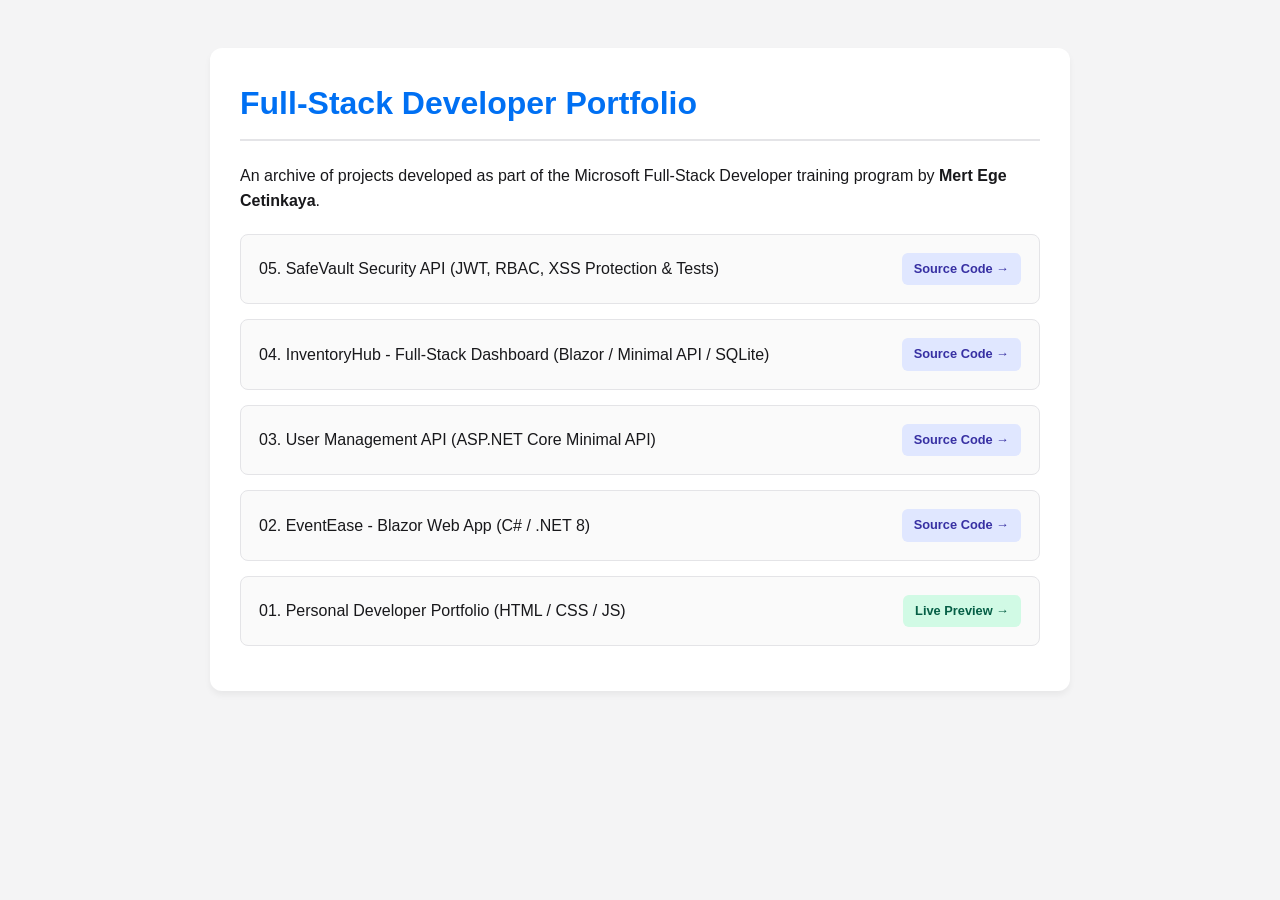
<file: index.html>
<!DOCTYPE html>
<html lang="en">
<head>
    <meta charset="UTF-8">
    <meta name="viewport" content="width=device-width, initial-scale=1.0">
    <title>Microsoft Full-Stack Course Projects</title>
    <style>
        body { 
            font-family: -apple-system, BlinkMacSystemFont, "Segoe UI", Roboto, Helvetica, Arial, sans-serif; 
            background-color: #f4f4f5; 
            color: #18181b; 
            padding: 40px; 
            line-height: 1.6; 
        }
        .container { 
            max-width: 800px; 
            margin: 0 auto; 
            background: white; 
            padding: 30px; 
            border-radius: 12px; 
            box-shadow: 0 4px 6px rgba(0,0,0,0.05); 
        }
        h1 { 
            color: #0070f3; 
            border-bottom: 2px solid #e4e4e7; 
            padding-bottom: 10px; 
            margin-top: 0;
        }
        ul { 
            list-style: none; 
            padding: 0; 
            margin: 20px 0 0 0;
        }
        li { 
            margin: 15px 0; 
        }
        a { 
            display: flex; 
            justify-content: space-between; 
            align-items: center; 
            padding: 18px; 
            background: #fafafa; 
            border: 1px solid #e4e4e7; 
            border-radius: 8px; 
            text-decoration: none; 
            color: #18181b; 
            transition: all 0.2s ease; 
            font-weight: 500; 
        }
        a:hover { 
            border-color: #0070f3; 
            color: #0070f3; 
            transform: translateX(5px); 
            background: #f0f7ff;
        }
        .badge-live { 
            background: #d1fae5; 
            color: #065f46; 
            padding: 6px 12px; 
            border-radius: 6px; 
            font-size: 0.8rem; 
            font-weight: 600;
            white-space: nowrap;
        }
        .badge-code { 
            background: #e0e7ff; 
            color: #3730a3; 
            padding: 6px 12px; 
            border-radius: 6px; 
            font-size: 0.8rem; 
            font-weight: 600;
            white-space: nowrap;
        }
    </style>
</head>
<body>
    <div class="container">
        <h1>Full-Stack Developer Portfolio</h1>
        <p>An archive of projects developed as part of the Microsoft Full-Stack Developer training program by <strong>Mert Ege Cetinkaya</strong>.</p>
        
        <ul>
            <li>
                <a href="https://github.com/mertege1/microsoft-fullstack-course/tree/main/05-safevault-security" target="_blank">
                    <span>05. SafeVault Security API (JWT, RBAC, XSS Protection & Tests)</span>
                    <span class="badge-code">Source Code &rarr;</span>
                </a>
            </li>
            <li>
                <a href="https://github.com/mertege1/microsoft-fullstack-course/tree/main/04-inventory-hub" target="_blank">
                    <span>04. InventoryHub - Full-Stack Dashboard (Blazor / Minimal API / SQLite)</span>
                    <span class="badge-code">Source Code &rarr;</span>
                </a>
            </li>
            <li>
                <a href="https://github.com/mertege1/microsoft-fullstack-course/tree/main/03-user-management-api" target="_blank">
                    <span>03. User Management API (ASP.NET Core Minimal API)</span>
                    <span class="badge-code">Source Code &rarr;</span>
                </a>
            </li>
            <li>
                <a href="https://github.com/mertege1/microsoft-fullstack-course/tree/main/02-blazor-app" target="_blank">
                    <span>02. EventEase - Blazor Web App (C# / .NET 8)</span>
                    <span class="badge-code">Source Code &rarr;</span>
                </a>
            </li>
            <li>
                <a href="./01-portfolio-website/index.html">
                    <span>01. Personal Developer Portfolio (HTML / CSS / JS)</span>
                    <span class="badge-live">Live Preview &rarr;</span>
                </a>
            </li>
        </ul>
    </div>
</body>
</html>
</file>
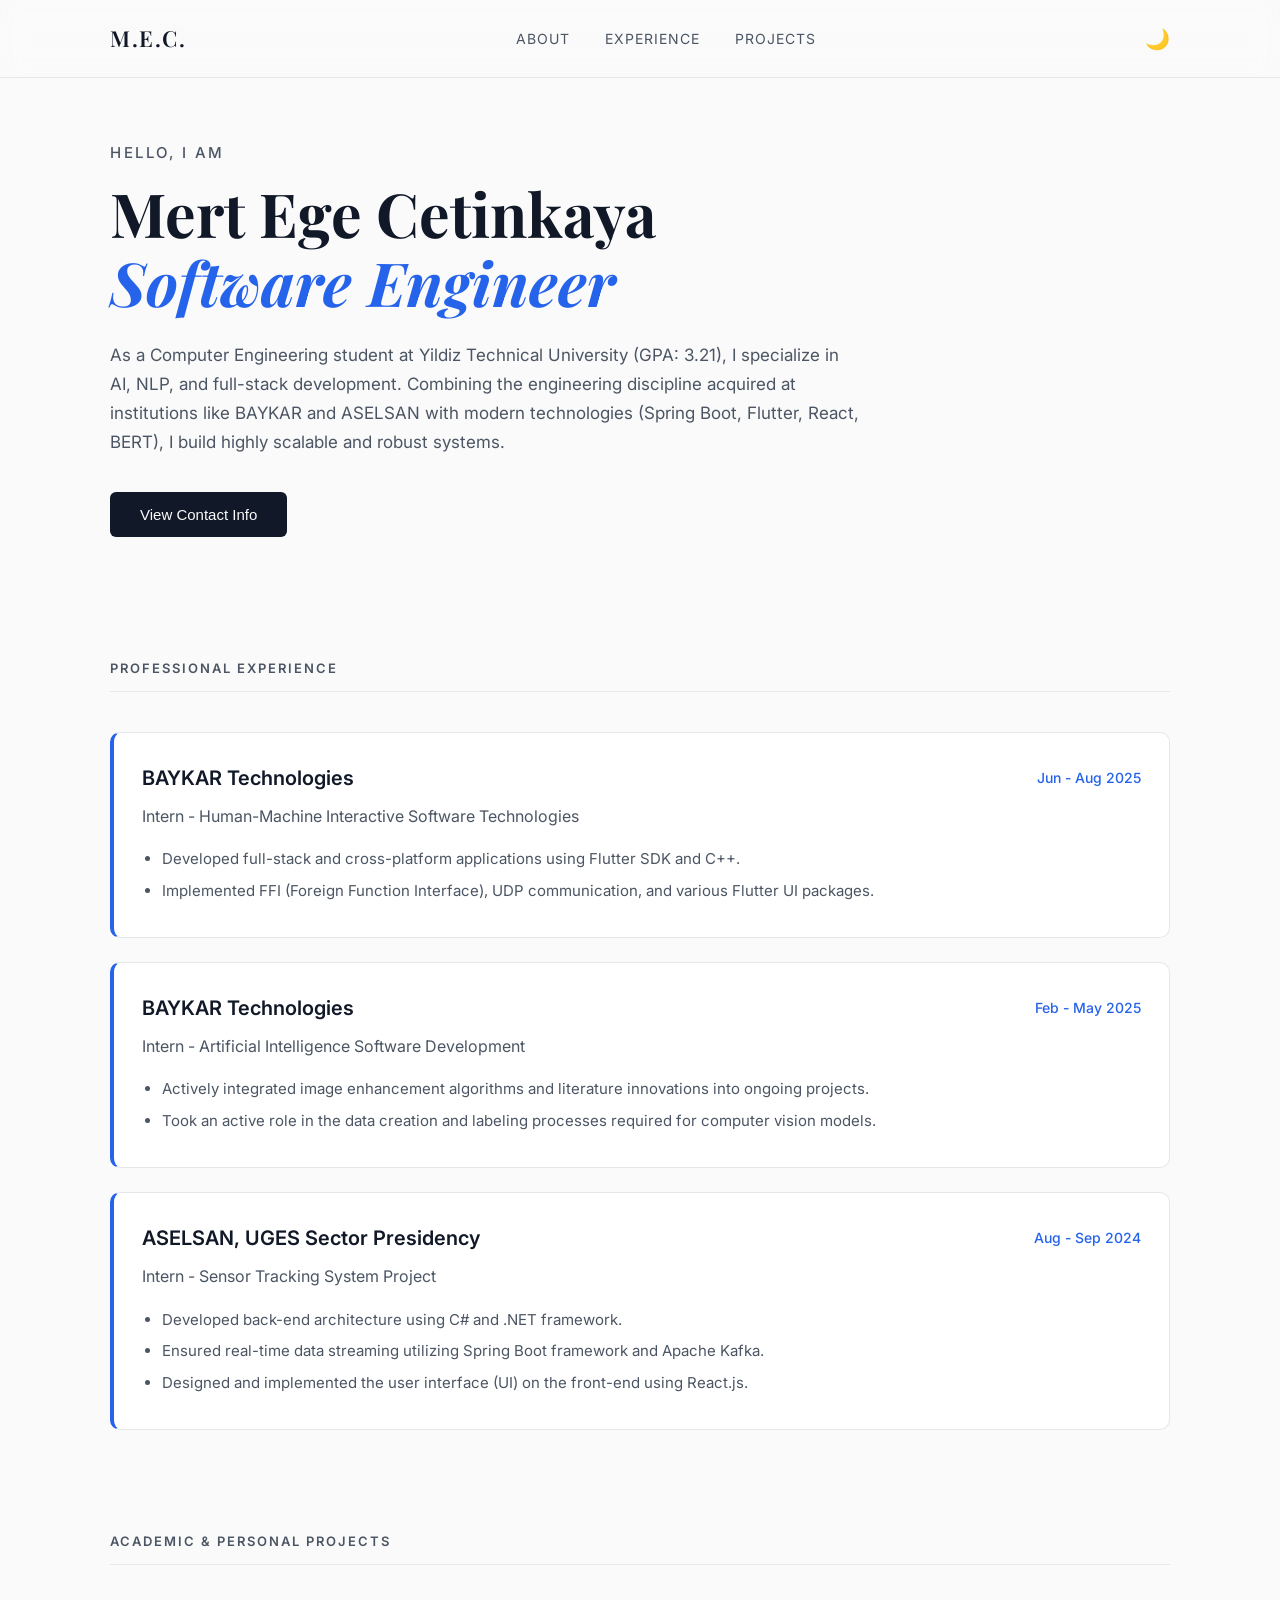
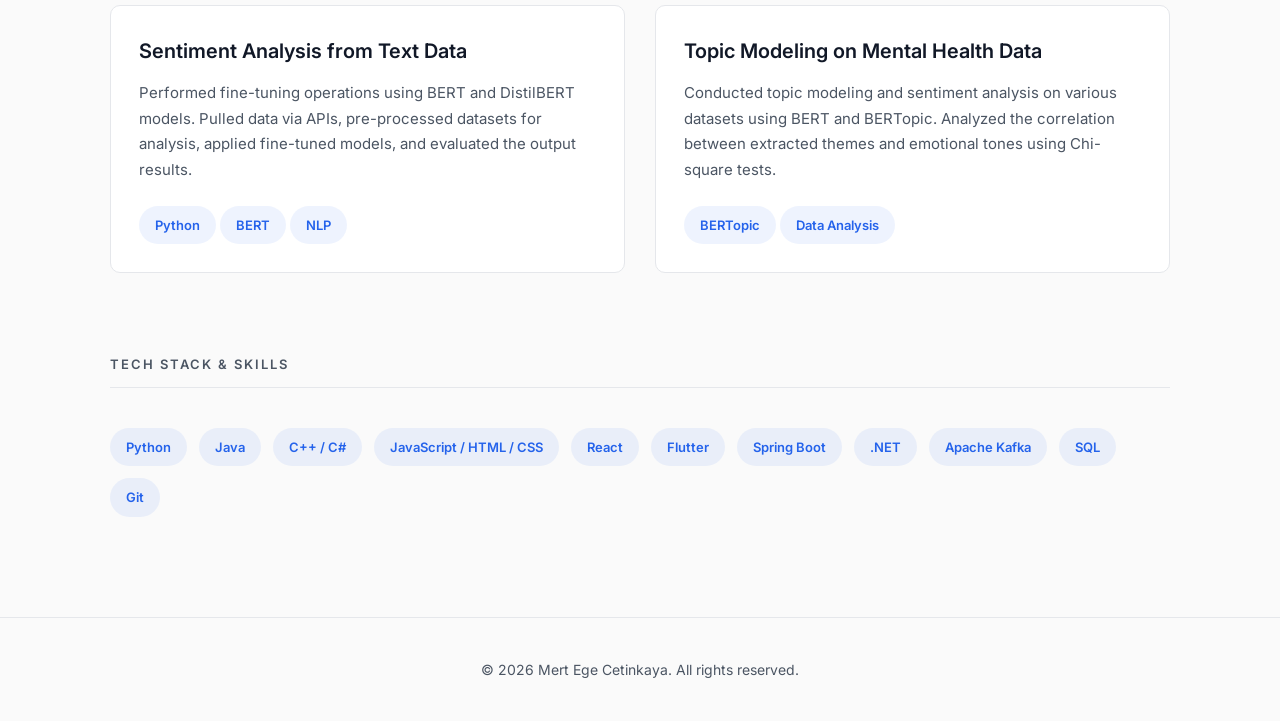
<file: 01-portfolio-website/index.html>
<!DOCTYPE html>
<html lang="en" data-theme="light">
<head>
    <meta charset="UTF-8">
    <meta name="viewport" content="width=device-width, initial-scale=1.0">
    <title>Mert Ege Cetinkaya | Software Engineer</title>
    <link rel="stylesheet" href="style.css">
    <link href="https://fonts.googleapis.com/css2?family=Inter:wght@300;400;500;600&family=Playfair+Display:ital,wght@0,600;1,600&display=swap" rel="stylesheet">
</head>
<body>
    
    <header class="navbar">
        <nav class="nav-container">
            <div class="logo">M.E.C.</div>
            <ul class="nav-links">
                <li><a href="#about">About</a></li>
                <li><a href="#experience">Experience</a></li>
                <li><a href="#projects">Projects</a></li>
            </ul>
            <button id="themeToggle" class="theme-btn" aria-label="Toggle Dark/Light Mode">🌙</button>
        </nav>
    </header>

    <main>
        <section id="about" class="hero reveal">
            <p class="hero-greeting">Hello, I am</p>
            <h1 class="hero-title">Mert Ege Cetinkaya<br><span class="accent-text">Software Engineer</span></h1>
            <p class="hero-description">
                As a Computer Engineering student at Yildiz Technical University (GPA: 3.21), I specialize in AI, NLP, and full-stack development. Combining the engineering discipline acquired at institutions like BAYKAR and ASELSAN with modern technologies (Spring Boot, Flutter, React, BERT), I build highly scalable and robust systems.
            </p>
            <button class="primary-btn" id="contactRevealBtn">View Contact Info</button>
            
            <div id="contactInfo" class="contact-card hidden">
                <p><strong>Location:</strong> Ankara / Istanbul, Turkey</p>
                <p><strong>Email:</strong> cetinkayamertege@gmail.com</p>
                <p><strong>LinkedIn:</strong> linkedin.com/in/mert-ege-cetinkaya</p>
            </div>
        </section>

        <section id="experience" class="projects-section">
            <h2 class="section-title reveal">Professional Experience</h2>
            
            <div class="experience-list">
                <article class="exp-card reveal">
                    <div class="exp-header">
                        <h3>BAYKAR Technologies</h3>
                        <span class="exp-date">Jun - Aug 2025</span>
                    </div>
                    <h4>Intern - Human-Machine Interactive Software Technologies</h4>
                    <ul>
                        <li>Developed full-stack and cross-platform applications using Flutter SDK and C++.</li>
                        <li>Implemented FFI (Foreign Function Interface), UDP communication, and various Flutter UI packages.</li>
                    </ul>
                </article>

                <article class="exp-card reveal">
                    <div class="exp-header">
                        <h3>BAYKAR Technologies</h3>
                        <span class="exp-date">Feb - May 2025</span>
                    </div>
                    <h4>Intern - Artificial Intelligence Software Development</h4>
                    <ul>
                        <li>Actively integrated image enhancement algorithms and literature innovations into ongoing projects.</li>
                        <li>Took an active role in the data creation and labeling processes required for computer vision models.</li>
                    </ul>
                </article>

                <article class="exp-card reveal">
                    <div class="exp-header">
                        <h3>ASELSAN, UGES Sector Presidency</h3>
                        <span class="exp-date">Aug - Sep 2024</span>
                    </div>
                    <h4>Intern - Sensor Tracking System Project</h4>
                    <ul>
                        <li>Developed back-end architecture using C# and .NET framework.</li>
                        <li>Ensured real-time data streaming utilizing Spring Boot framework and Apache Kafka.</li>
                        <li>Designed and implemented the user interface (UI) on the front-end using React.js.</li>
                    </ul>
                </article>
            </div>
        </section>

        <section id="projects" class="projects-section">
            <h2 class="section-title reveal">Academic & Personal Projects</h2>
            
            <div class="project-grid">
                <article class="project-card reveal">
                    <div class="project-content">
                        <h3>Sentiment Analysis from Text Data</h3>
                        <p>Performed fine-tuning operations using BERT and DistilBERT models. Pulled data via APIs, pre-processed datasets for analysis, applied fine-tuned models, and evaluated the output results.</p>
                        <span class="tech-tag">Python</span>
                        <span class="tech-tag">BERT</span>
                        <span class="tech-tag">NLP</span>
                    </div>
                </article>

                <article class="project-card reveal">
                    <div class="project-content">
                        <h3>Topic Modeling on Mental Health Data</h3>
                        <p>Conducted topic modeling and sentiment analysis on various datasets using BERT and BERTopic. Analyzed the correlation between extracted themes and emotional tones using Chi-square tests.</p>
                        <span class="tech-tag">BERTopic</span>
                        <span class="tech-tag">Data Analysis</span>
                    </div>
                </article>
            </div>

            <h2 class="section-title reveal" style="margin-top: 60px;">Tech Stack & Skills</h2>
            <div class="skills-container reveal">
                <span class="tech-tag">Python</span>
                <span class="tech-tag">Java</span>
                <span class="tech-tag">C++ / C#</span>
                <span class="tech-tag">JavaScript / HTML / CSS</span>
                <span class="tech-tag">React</span>
                <span class="tech-tag">Flutter</span>
                <span class="tech-tag">Spring Boot</span>
                <span class="tech-tag">.NET</span>
                <span class="tech-tag">Apache Kafka</span>
                <span class="tech-tag">SQL</span>
                <span class="tech-tag">Git</span>
            </div>
        </section>
    </main>

    <footer>
        <p>&copy; 2026 Mert Ege Cetinkaya. All rights reserved.</p>
    </footer>

    <script src="script.js"></script>
</body>
</html>
</file>
<file: 01-portfolio-website/style.css>
/* CSS Variables for Advanced Theming */
:root {
    --bg-color: #fafafa;
    --text-primary: #111827;
    --text-secondary: #4b5563;
    --accent: #2563eb;
    --card-bg: #ffffff;
    --border-color: #e5e7eb;
    --hover-shadow: 0 10px 30px -10px rgba(0,0,0,0.1);
}

/* Dark Mode Variables */
[data-theme="dark"] {
    --bg-color: #0b0f19;
    --text-primary: #f3f4f6;
    --text-secondary: #9ca3af;
    --accent: #3b82f6;
    --card-bg: #111827;
    --border-color: #1f2937;
    --hover-shadow: 0 10px 30px -10px rgba(0,0,0,0.5);
}

* { 
    margin: 0; 
    padding: 0; 
    box-sizing: border-box; 
    /* Smooth transition for theme switching */
    transition: background-color 0.4s ease, color 0.4s ease, border-color 0.4s ease; 
}

body { 
    font-family: 'Inter', sans-serif; 
    background-color: var(--bg-color); 
    color: var(--text-primary); 
    line-height: 1.7; 
    -webkit-font-smoothing: antialiased;
}

/* Navigation (Glassmorphism Effect) */
.navbar { 
    position: fixed; 
    width: 100%; 
    top: 0; 
    backdrop-filter: blur(12px); 
    -webkit-backdrop-filter: blur(12px);
    background-color: rgba(var(--bg-color), 0.75); 
    border-bottom: 1px solid var(--border-color); 
    z-index: 1000; 
}

.nav-container { 
    max-width: 1100px; 
    margin: 0 auto; 
    padding: 20px; 
    display: flex; 
    justify-content: space-between; 
    align-items: center; 
}

.logo { 
    font-family: 'Playfair Display', serif; 
    font-size: 22px; 
    font-weight: 600; 
    letter-spacing: 1.5px; 
}

.nav-links { 
    display: flex; 
    gap: 35px; 
    list-style: none; 
}

.nav-links a { 
    text-decoration: none; 
    color: var(--text-secondary); 
    font-size: 14px; 
    text-transform: uppercase; 
    letter-spacing: 1px; 
    transition: color 0.3s ease;
}

.nav-links a:hover { color: var(--accent); }
.theme-btn { background: none; border: none; font-size: 20px; cursor: pointer; transition: transform 0.3s ease; }
.theme-btn:hover { transform: scale(1.1); }

/* Main Content Layout */
main { max-width: 1100px; margin: 140px auto 0; padding: 0 20px; }

/* Hero Section */
.hero { max-width: 850px; margin-bottom: 120px; }
.hero-greeting { font-size: 15px; font-weight: 500; color: var(--text-secondary); text-transform: uppercase; letter-spacing: 2.5px; margin-bottom: 12px; }
.hero-title { font-family: 'Playfair Display', serif; font-size: 3.8rem; line-height: 1.15; margin-bottom: 24px; color: var(--text-primary); }
.accent-text { color: var(--accent); font-style: italic; }
.hero-description { font-size: 17px; color: var(--text-secondary); margin-bottom: 35px; max-width: 750px; }

/* Button & Contact Card */
.primary-btn { 
    padding: 14px 30px; 
    background-color: var(--text-primary); 
    color: var(--bg-color); 
    border: none; 
    border-radius: 6px; 
    font-size: 15px; 
    font-weight: 500;
    cursor: pointer; 
    transition: transform 0.2s ease, opacity 0.2s ease;
}
.primary-btn:hover { transform: translateY(-2px); opacity: 0.9; }

.contact-card { 
    margin-top: 25px; 
    padding: 24px; 
    background-color: var(--card-bg); 
    border: 1px solid var(--border-color); 
    border-radius: 8px; 
    max-width: 450px; 
    box-shadow: 0 4px 6px -1px rgba(0, 0, 0, 0.05);
}
.hidden { display: none; }

/* Section Titles */
.section-title { 
    font-size: 13px; 
    font-weight: 600;
    text-transform: uppercase; 
    letter-spacing: 2px; 
    color: var(--text-secondary); 
    margin-bottom: 40px; 
    border-bottom: 1px solid var(--border-color); 
    padding-bottom: 12px; 
}

/* Experience List */
.experience-list { display: flex; flex-direction: column; gap: 24px; margin-bottom: 100px; }
.exp-card { 
    padding: 28px; 
    background-color: var(--card-bg); 
    border: 1px solid var(--border-color); 
    border-radius: 10px; 
    border-left: 4px solid var(--accent); 
    transition: transform 0.3s ease, box-shadow 0.3s ease;
}
.exp-card:hover {
    transform: translateX(5px);
    box-shadow: var(--hover-shadow);
}
.exp-header { display: flex; justify-content: space-between; align-items: center; margin-bottom: 8px; }
.exp-header h3 { font-size: 20px; font-weight: 600; }
.exp-date { font-size: 14px; font-weight: 500; color: var(--accent); }
.exp-card h4 { font-size: 16px; font-weight: 400; color: var(--text-secondary); margin-bottom: 16px; }
.exp-card ul { margin-left: 20px; color: var(--text-secondary); font-size: 15px; }
.exp-card ul li { margin-bottom: 6px; }

/* Projects Grid */
.project-grid { display: grid; grid-template-columns: repeat(auto-fit, minmax(350px, 1fr)); gap: 30px; margin-bottom: 80px; }
.project-card { 
    background-color: var(--card-bg); 
    border: 1px solid var(--border-color); 
    border-radius: 10px; 
    transition: transform 0.3s ease, box-shadow 0.3s ease; 
}
.project-card:hover { 
    transform: translateY(-8px); 
    box-shadow: var(--hover-shadow);
}
.project-content { padding: 28px; }
.project-content h3 { font-size: 20px; font-weight: 600; margin-bottom: 12px; }
.project-content p { color: var(--text-secondary); font-size: 15px; margin-bottom: 24px; }

/* Skills Tags */
.skills-container { display: flex; flex-wrap: wrap; gap: 12px; margin-bottom: 100px; }
.tech-tag { 
    display: inline-block; 
    padding: 8px 16px; 
    background-color: rgba(37, 99, 235, 0.08); 
    color: var(--accent); 
    border-radius: 30px; 
    font-size: 13px; 
    font-weight: 600; 
    transition: background-color 0.3s ease;
}
.tech-tag:hover { background-color: rgba(37, 99, 235, 0.15); }

footer { text-align: center; padding: 40px; color: var(--text-secondary); font-size: 14px; border-top: 1px solid var(--border-color); }

/* --- ANIMATION CLASSES --- */
.reveal {
    opacity: 0;
    transform: translateY(30px);
    transition: opacity 0.8s ease-out, transform 0.8s ease-out;
}
.reveal.active {
    opacity: 1;
    transform: translateY(0);
}

/* Responsive */
@media (max-width: 768px) {
    .hero-title { font-size: 2.5rem; }
    .nav-links { display: none; }
    .exp-header { flex-direction: column; align-items: flex-start; gap: 5px; }
}
</file>
